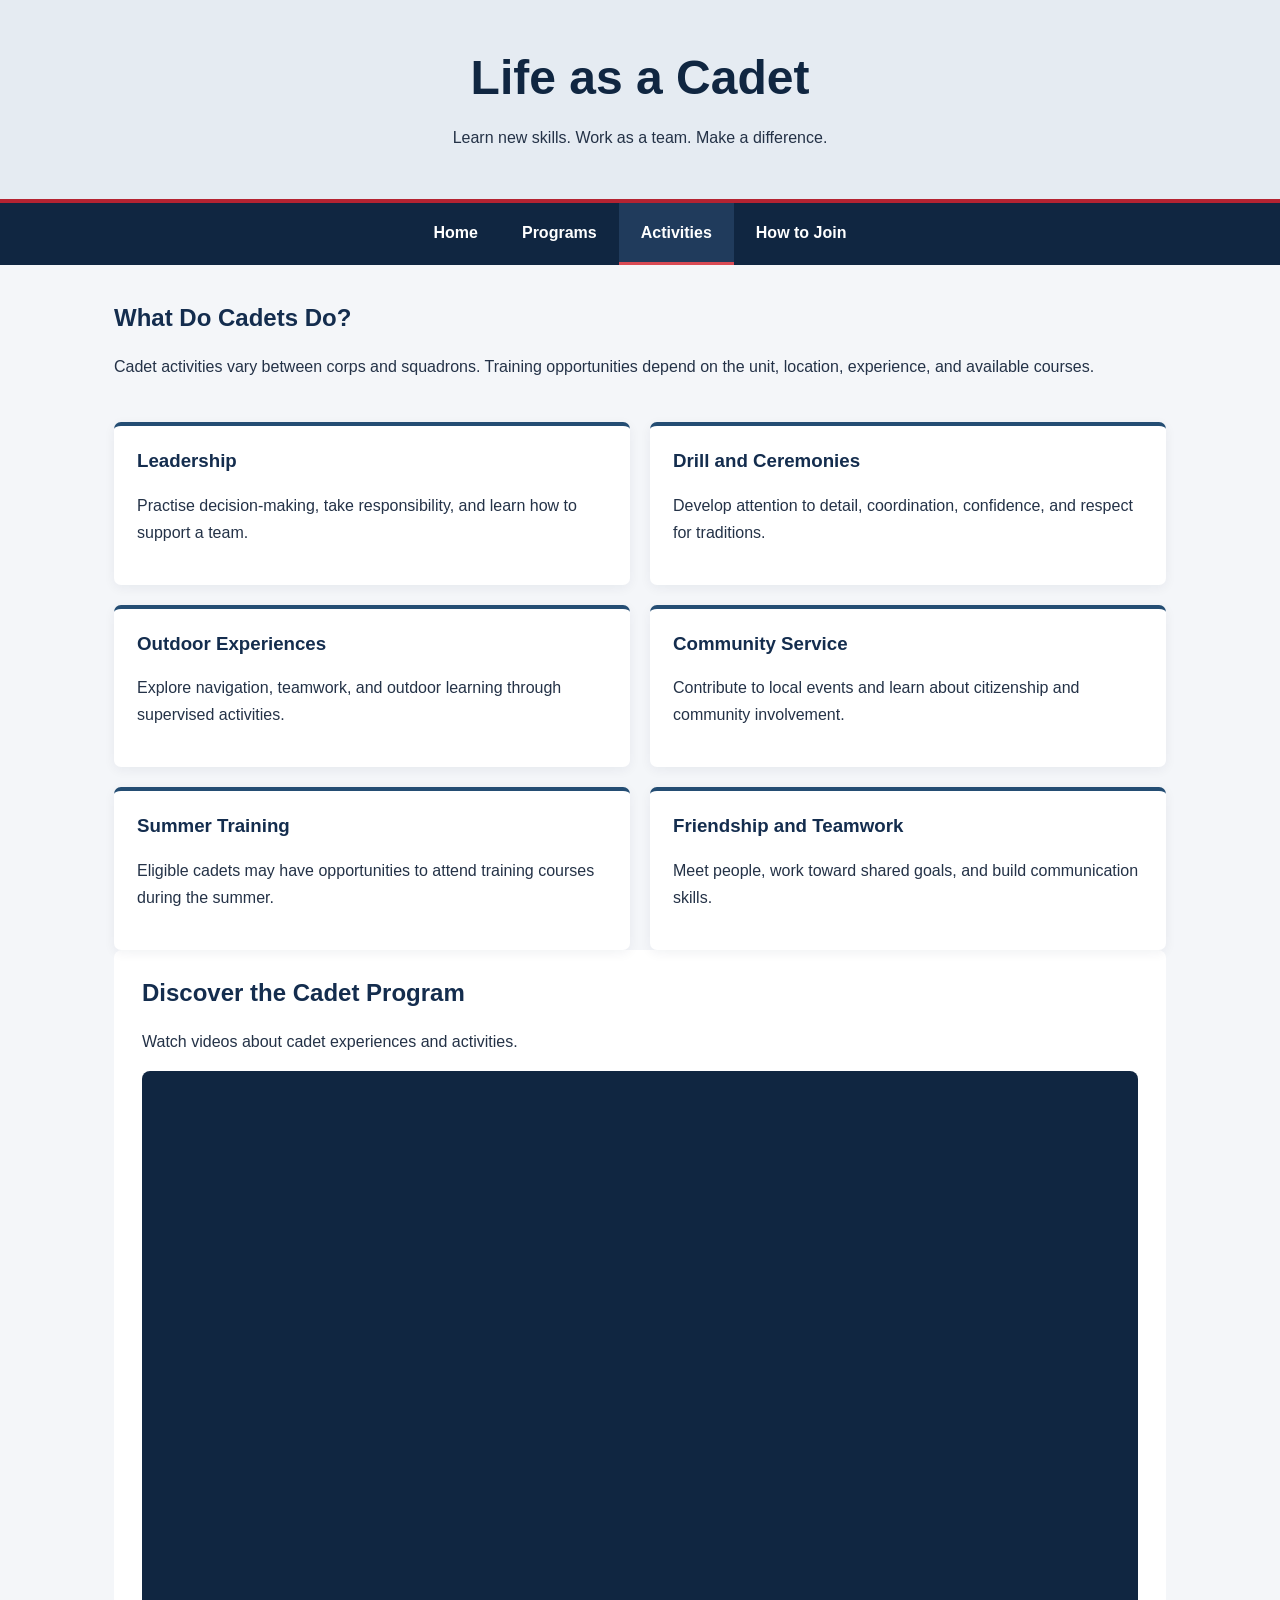
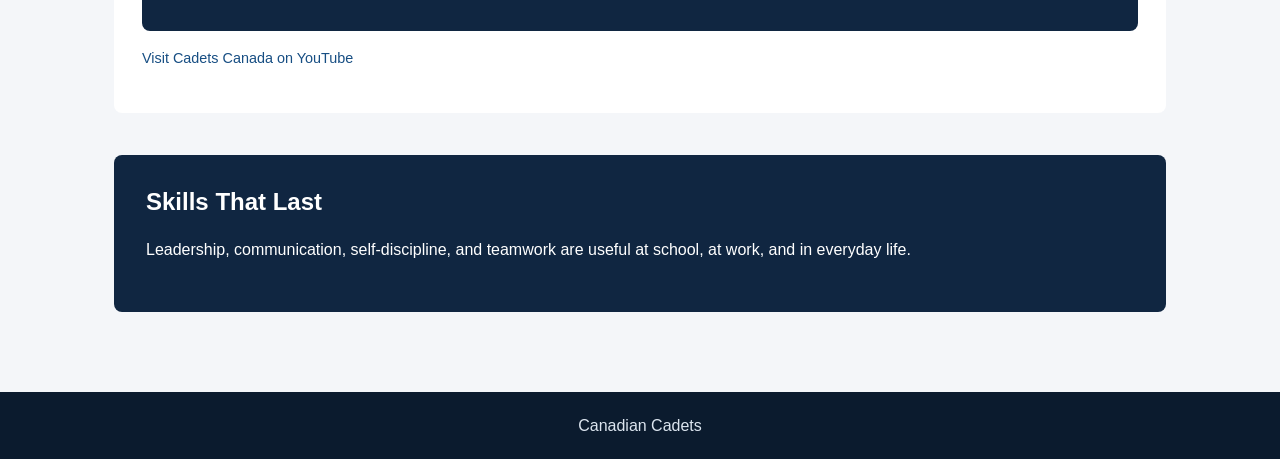
<file: activities.html>
<!DOCTYPE html>
<html lang="en">
<head>
<meta charset="UTF-8">
<meta name="viewport" content="width=device-width, initial-scale=1.0">
<title>Canadian Cadets | Activities</title>
<link rel="stylesheet" href="style.css">
</head>
<body>
<header class="page-header">
<h1>Life as a Cadet</h1>
<p>Learn new skills. Work as a team. Make a difference.</p>
</header>
<nav class="navbar">
<a href="index.html">Home</a>
<a href="programs.html">Programs</a>
<a class="active" href="activities.html">Activities</a>
<a href="join.html">How to Join</a>
</nav>
<main class="container">
<section>
<h2>What Do Cadets Do?</h2>
<p>Cadet activities vary between corps and squadrons.
Training opportunities depend on the unit, location,
experience, and available courses.</p>
</section>
<div class="activity-grid">
<div class="activity-card">
<h3>Leadership</h3>
<p>Practise decision-making, take responsibility,
and learn how to support a team.</p>
</div>
<div class="activity-card">
<h3>Drill and Ceremonies</h3>
<p>Develop attention to detail, coordination,
confidence, and respect for traditions.</p>
</div>
<div class="activity-card">
<h3>Outdoor Experiences</h3>
<p>Explore navigation, teamwork, and outdoor learning
through supervised activities.</p>
</div>
<div class="activity-card">
<h3>Community Service</h3>
<p>Contribute to local events and learn about
citizenship and community involvement.</p>
</div>
<div class="activity-card">
<h3>Summer Training</h3>
<p>Eligible cadets may have opportunities to attend
training courses during the summer.</p>
</div>
<div class="activity-card">
<h3>Friendship and Teamwork</h3>
<p>Meet people, work toward shared goals, and
build communication skills.</p>
</div>
</div>
<section class="video-section">
<h2>Discover the Cadet Program</h2>
<p>Watch videos about cadet experiences and activities.</p>
<div class="video-container">
<iframe
src="https://www.youtube.com/embed?listType=user_uploads&list=cadetsca"
title="Cadets Canada videos"
allowfullscreen>
</iframe>
</div>
<p class="source-note">
<a href="https://www.youtube.com/@cadetsca"
target="_blank" rel="noopener">
Visit Cadets Canada on YouTube
</a>
</p>
</section>
<section class="fact-banner">
<h2>Skills That Last</h2>
<p>Leadership, communication, self-discipline, and
teamwork are useful at school, at work, and in everyday life.</p>
</section>
</main>
<footer>
<p>Canadian Cadets</p>
</footer>
</body>
</html>
</file>
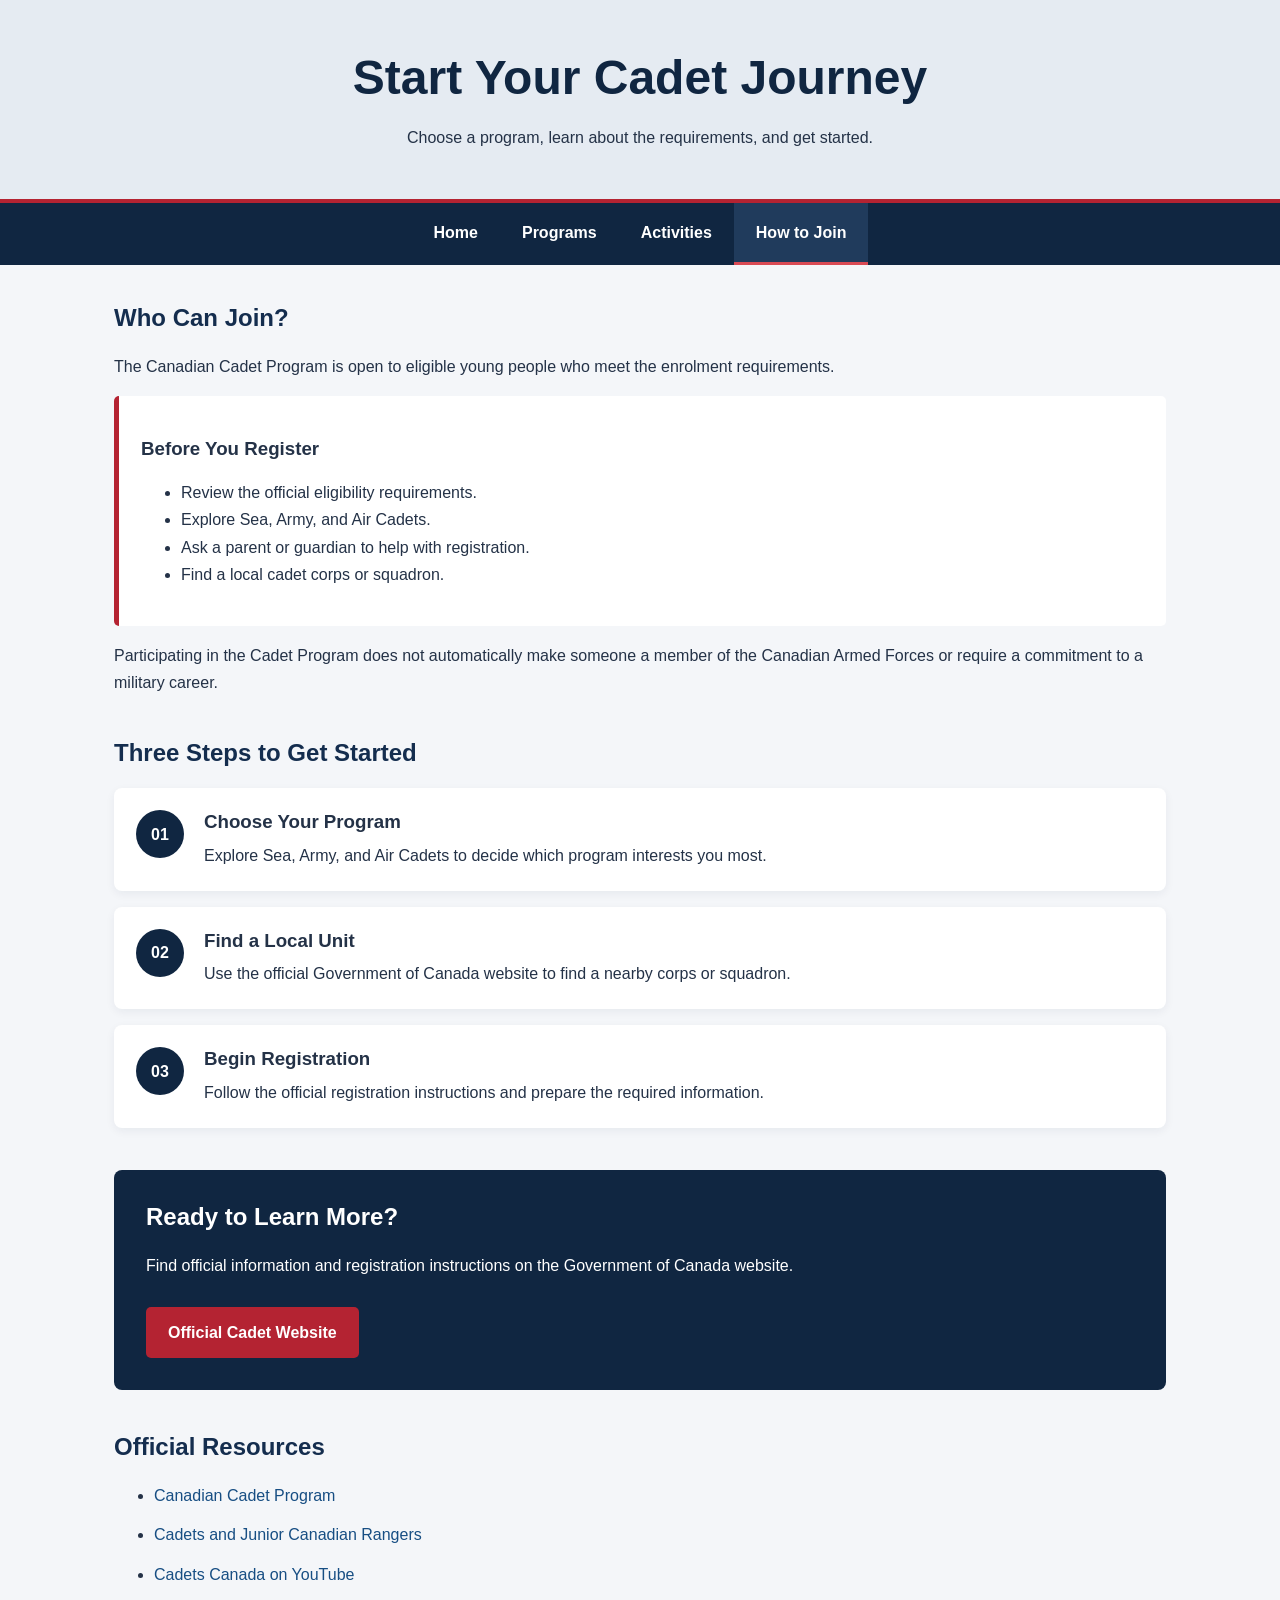
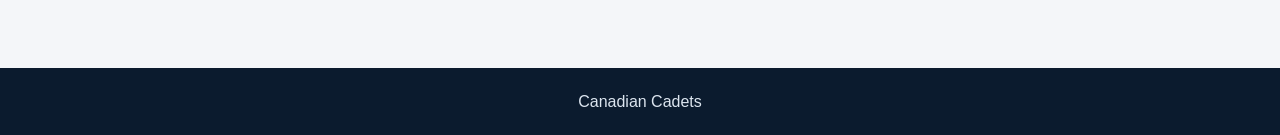
<file: join.html>
<!DOCTYPE html>
<html lang="en">
<head>
<meta charset="UTF-8">
<meta name="viewport" content="width=device-width, initial-scale=1.0">
<title>Canadian Cadets | How to Join</title>
<link rel="stylesheet" href="style.css">
</head>
<body>
<header class="page-header">
<h1>Start Your Cadet Journey</h1>
<p>Choose a program, learn about the requirements, and get started.</p>
</header>
<nav class="navbar">
<a href="index.html">Home</a>
<a href="programs.html">Programs</a>
<a href="activities.html">Activities</a>
<a class="active" href="join.html">How to Join</a>
</nav>
<main class="container">
<section>
<h2>Who Can Join?</h2>
<p>The Canadian Cadet Program is open to eligible young
people who meet the enrolment requirements.</p>

<div class="eligibility-card">
<h3>Before You Register</h3>
<ul>
<li>Review the official eligibility requirements.</li>
<li>Explore Sea, Army, and Air Cadets.</li>
<li>Ask a parent or guardian to help with registration.</li>
<li>Find a local cadet corps or squadron.</li>
</ul>
</div>
<p>Participating in the Cadet Program does not automatically
make someone a member of the Canadian Armed Forces or require
a commitment to a military career.</p>
</section>
<section>
<h2>Three Steps to Get Started</h2>
<div class="step">
<span class="step-number">01</span>
<div>
<h3>Choose Your Program</h3>
<p>Explore Sea, Army, and Air Cadets to decide
which program interests you most.</p>
</div>
</div>
<div class="step">
<span class="step-number">02</span>
<div>
<h3>Find a Local Unit</h3>
<p>Use the official Government of Canada website
to find a nearby corps or squadron.</p>
</div>
</div>
<div class="step">
<span class="step-number">03</span>
<div>
<h3>Begin Registration</h3>
<p>Follow the official registration instructions
and prepare the required information.</p>
</div>
</div>
</section>
<section class="fact-banner">
<h2>Ready to Learn More?</h2>
<p>Find official information and registration
instructions on the Government of Canada website.</p>
<a class="button"
href="https://www.canada.ca/en/department-national-defence/services/cadets-junior-canadian-rangers/cadets.html"
target="_blank" rel="noopener">
Official Cadet Website
</a>
</section>
<section>
<h2>Official Resources</h2>
<ul class="resource-list">
<li>
<a href="https://www.canada.ca/en/department-national-defence/services/cadets-junior-canadian-rangers/cadets.html"
target="_blank" rel="noopener">Canadian Cadet Program</a>
</li>
<li>
<a href="https://www.canada.ca/en/department-national-defence/services/cadets-junior-canadian-rangers.html"
target="_blank" rel="noopener">Cadets and Junior Canadian Rangers</a>
</li>
<li>
<a href="https://www.youtube.com/@cadetsca"
target="_blank" rel="noopener">Cadets Canada on YouTube</a>
</li>
</ul>
</section>
</main>
<footer>
<p>Canadian Cadets</p>
</footer>
</body>
</html>
</file>
<file: style.css>
* {
box-sizing: border-box;
}
html {
scroll-behavior: smooth;
}
body {
margin: 0;
font-family: Arial, Helvetica, sans-serif;
line-height: 1.7;
color: #243247;
background-color: #f4f6f9;
}
h1, h2, h3 {
line-height: 1.25;
}
h2 {
color: #142d4e;
margin-top: 0;
}
a {
color: #174e83;
text-decoration: none;
}
a:hover {
color: #b42332;
text-decoration: underline;
}
.hero {
min-height: 380px;
display: flex;
align-items: center;
background:
linear-gradient(90deg, rgba(10,27,49,.94),
rgba(10,27,49,.58)),
url("https://placehold.co/1200x600/183a5b/ffffff?text=CANADIAN+CADETS")
center / cover;
color: white;
padding: 60px 9%;
}
.hero-content {
max-width: 700px;
}
.hero h1 {
font-size: clamp(2.5rem, 6vw, 4.5rem);
margin: 10px 0;
}
.hero p {
font-size: 1.1rem;
}
.eyebrow {
color: #f2c66d;
font-weight: bold;
letter-spacing: 2px;
font-size: .8rem !important;
}
.button {
display: inline-block;
background-color: #b42332;
color: white;
padding: 12px 22px;
border-radius: 5px;
font-weight: bold;
margin-top: 12px;
}
.button:hover {
background-color: #8d1725;
color: white;
text-decoration: none;
}
.navbar {
display: flex;
justify-content: center;
flex-wrap: wrap;
background-color: #102641;
padding: 0 12px;
position: sticky;
top: 0;
z-index: 10;
}
.navbar a {
color: white;
padding: 16px 22px;
font-weight: bold;
border-bottom: 3px solid transparent;
}
.navbar a:hover,
.navbar a.active {
background-color: #203b5c;
border-bottom-color: #d94a54;
text-decoration: none;
}
.page-header {
text-align: center;
background-color: #e5ebf2;
padding: 48px 20px;
border-bottom: 4px solid #b42332;
}
.page-header h1 {
color: #102641;
font-size: clamp(2rem, 4vw, 3rem);
margin: 0 0 10px;
}
.page-header p {
margin-bottom: 0;
}
.container {
max-width: 1100px;
margin: 0 auto;
padding: 38px 24px;
}
section {
margin-bottom: 42px;
}
.intro,
.program-section {
background-color: white;
padding: 28px;
border-radius: 8px;
box-shadow: 0 3px 12px rgba(16,38,65,.07);
}
.float-img {
float: right;
width: 38%;
max-height: 270px;
object-fit: cover;
margin: 0 0 18px 25px;
border-radius: 7px;
}
.program-img {
float: left;
width: 34%;
max-height: 240px;
object-fit: cover;
margin: 0 24px 16px 0;
border-radius: 7px;
}
.clear {
clear: both;
}
.highlight {
color: #b42332;
font-weight: bold;
}
.card-grid,
.activity-grid {
display: grid;
grid-template-columns: repeat(3, minmax(0, 1fr));
gap: 20px;
}
.info-card,
.activity-card {
background: white;
border-top: 4px solid #b42332;
border-radius: 7px;
padding: 23px;
box-shadow: 0 3px 12px rgba(16,38,65,.06);
}
.info-card h3,
.activity-card h3 {
color: #142d4e;
margin-top: 0;
}
.info-card a {
font-weight: bold;
}
.activity-grid {
grid-template-columns: repeat(2, minmax(0, 1fr));
}
.activity-card {
border-top-color: #244d73;
}
.fact-banner {
padding: 32px;
background-color: #102641;
color: white;
border-radius: 8px;
}
.fact-banner h2 {
color: white;
}
.fact-banner a:not(.button) {
color: #f4ce83;
font-weight: bold;
}
.table-wrap {
overflow-x: auto;
background: white;
border-radius: 8px;
}
table {
width: 100%;
border-collapse: collapse;
background-color: white;
}
th, td {
padding: 15px;
text-align: left;
border: 1px solid #dce2e9;
}
th {
background-color: #102641;
color: white;
}
tbody tr:nth-child(even) {
background-color: #edf2f7;
}
tbody tr:hover {
background-color: #e1eaf4;
}
.video-section {
background-color: white;
padding: 28px;
border-radius: 8px;
}
.video-container {
position: relative;
width: 100%;
padding-bottom: 56.25%;
height: 0;
overflow: hidden;
border-radius: 8px;
background: #102641;
}
.video-container iframe {
position: absolute;
inset: 0;
width: 100%;
height: 100%;
border: 0;
}
.eligibility-card {
background-color: white;
padding: 22px;
border-left: 5px solid #b42332;
border-radius: 5px;
}
.step {
display: flex;
align-items: flex-start;
gap: 20px;
background: white;
margin: 16px 0;
padding: 22px;
border-radius: 8px;
box-shadow: 0 3px 10px rgba(16,38,65,.06);
}
.step h3 {
margin: 0 0 8px;
}
.step p {
margin: 0;
}
.step-number {
flex-shrink: 0;
background-color: #102641;
color: white;
width: 48px;
height: 48px;
display: grid;
place-items: center;
border-radius: 50%;
font-weight: bold;
}
.resource-list li {
margin: 12px 0;
}
.source-note {
font-size: .9rem;
color: #526174;
}
footer {
background-color: #0b1b2e;
color: #dce5ef;
text-align: center;
padding: 20px;
}
footer p {
margin: 0;
}
@media (max-width: 750px) {
.card-grid,
.activity-grid {
grid-template-columns: 1fr;
}
.float-img,
.program-img {
float: none;
display: block;
width: 100%;
max-height: 320px;
margin: 0 0 20px;
}
.navbar a {
padding: 12px;
}
.container {
padding: 24px 16px;
}
.intro,
.program-section {
padding: 20px;
}
.hero {
min-height: 320px;
padding: 40px 24px;
}
.step {
gap: 12px;
padding: 16px;
}
}
</file>
